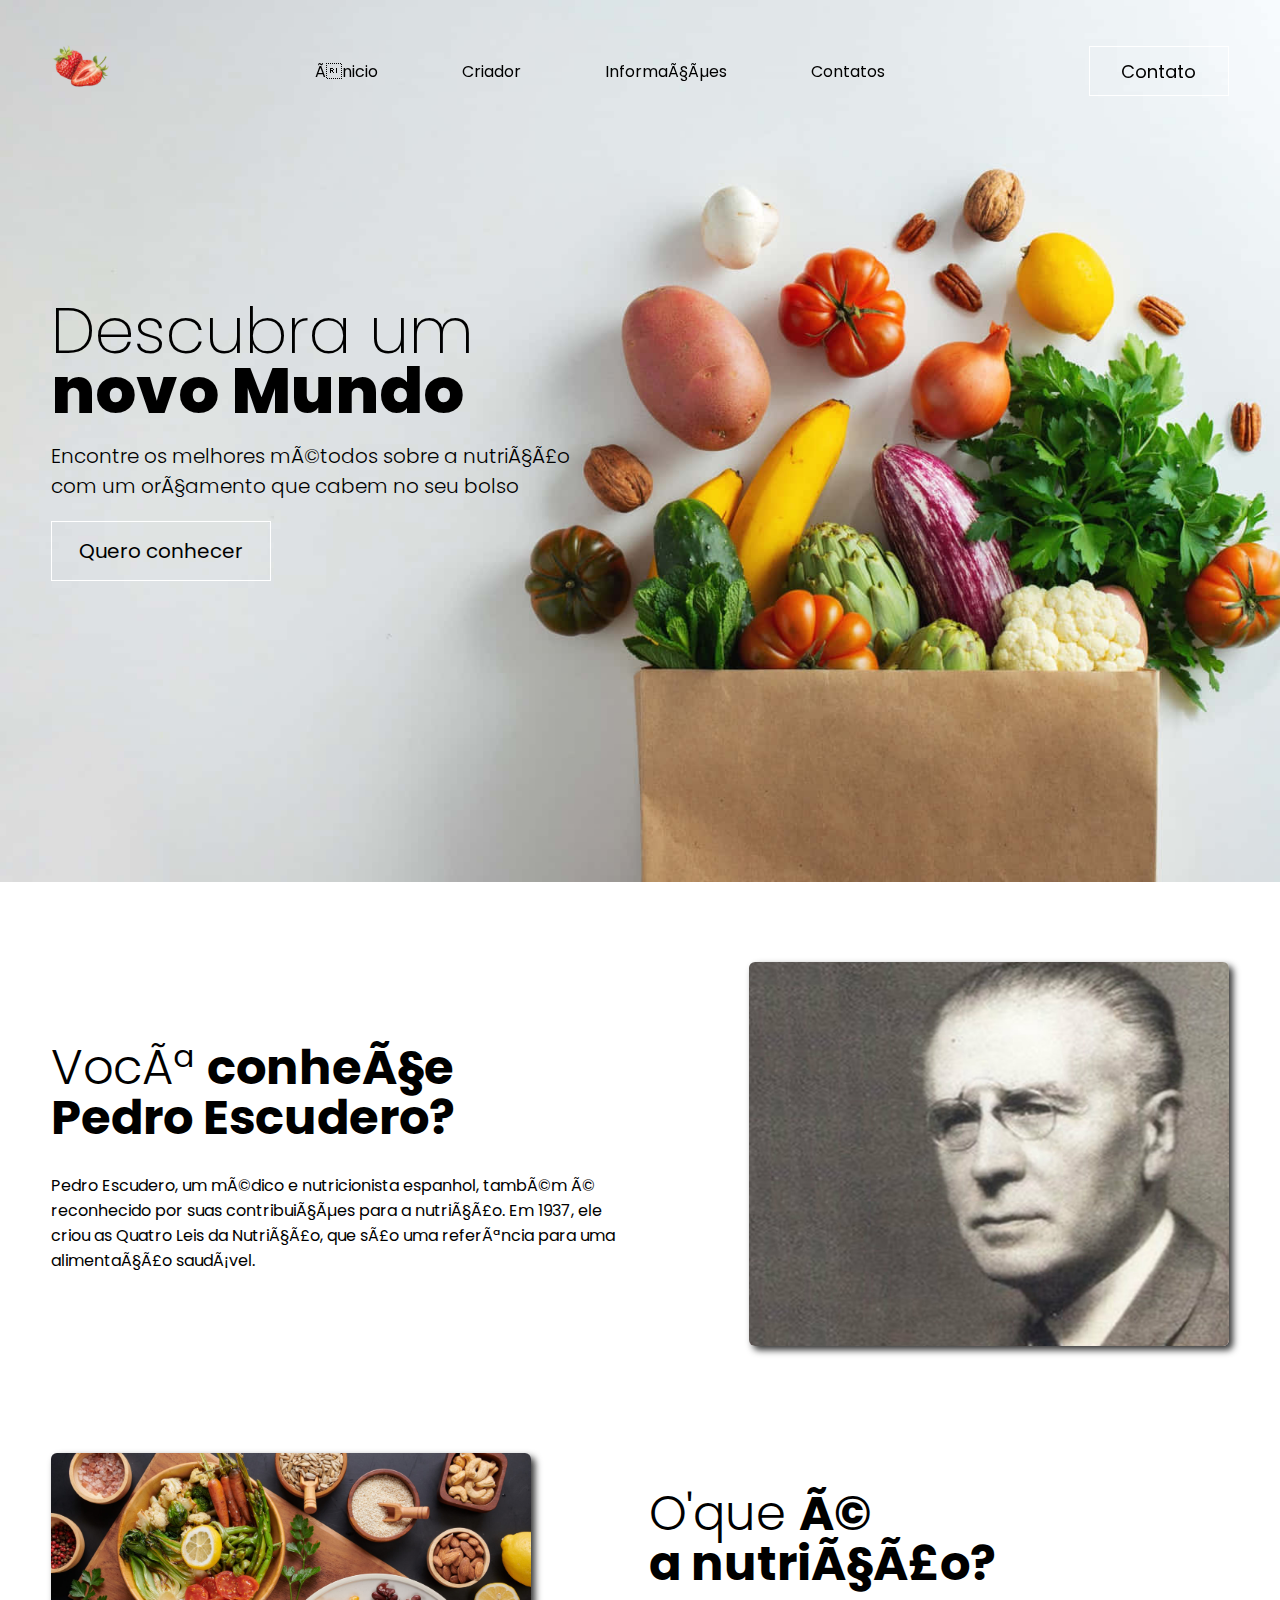
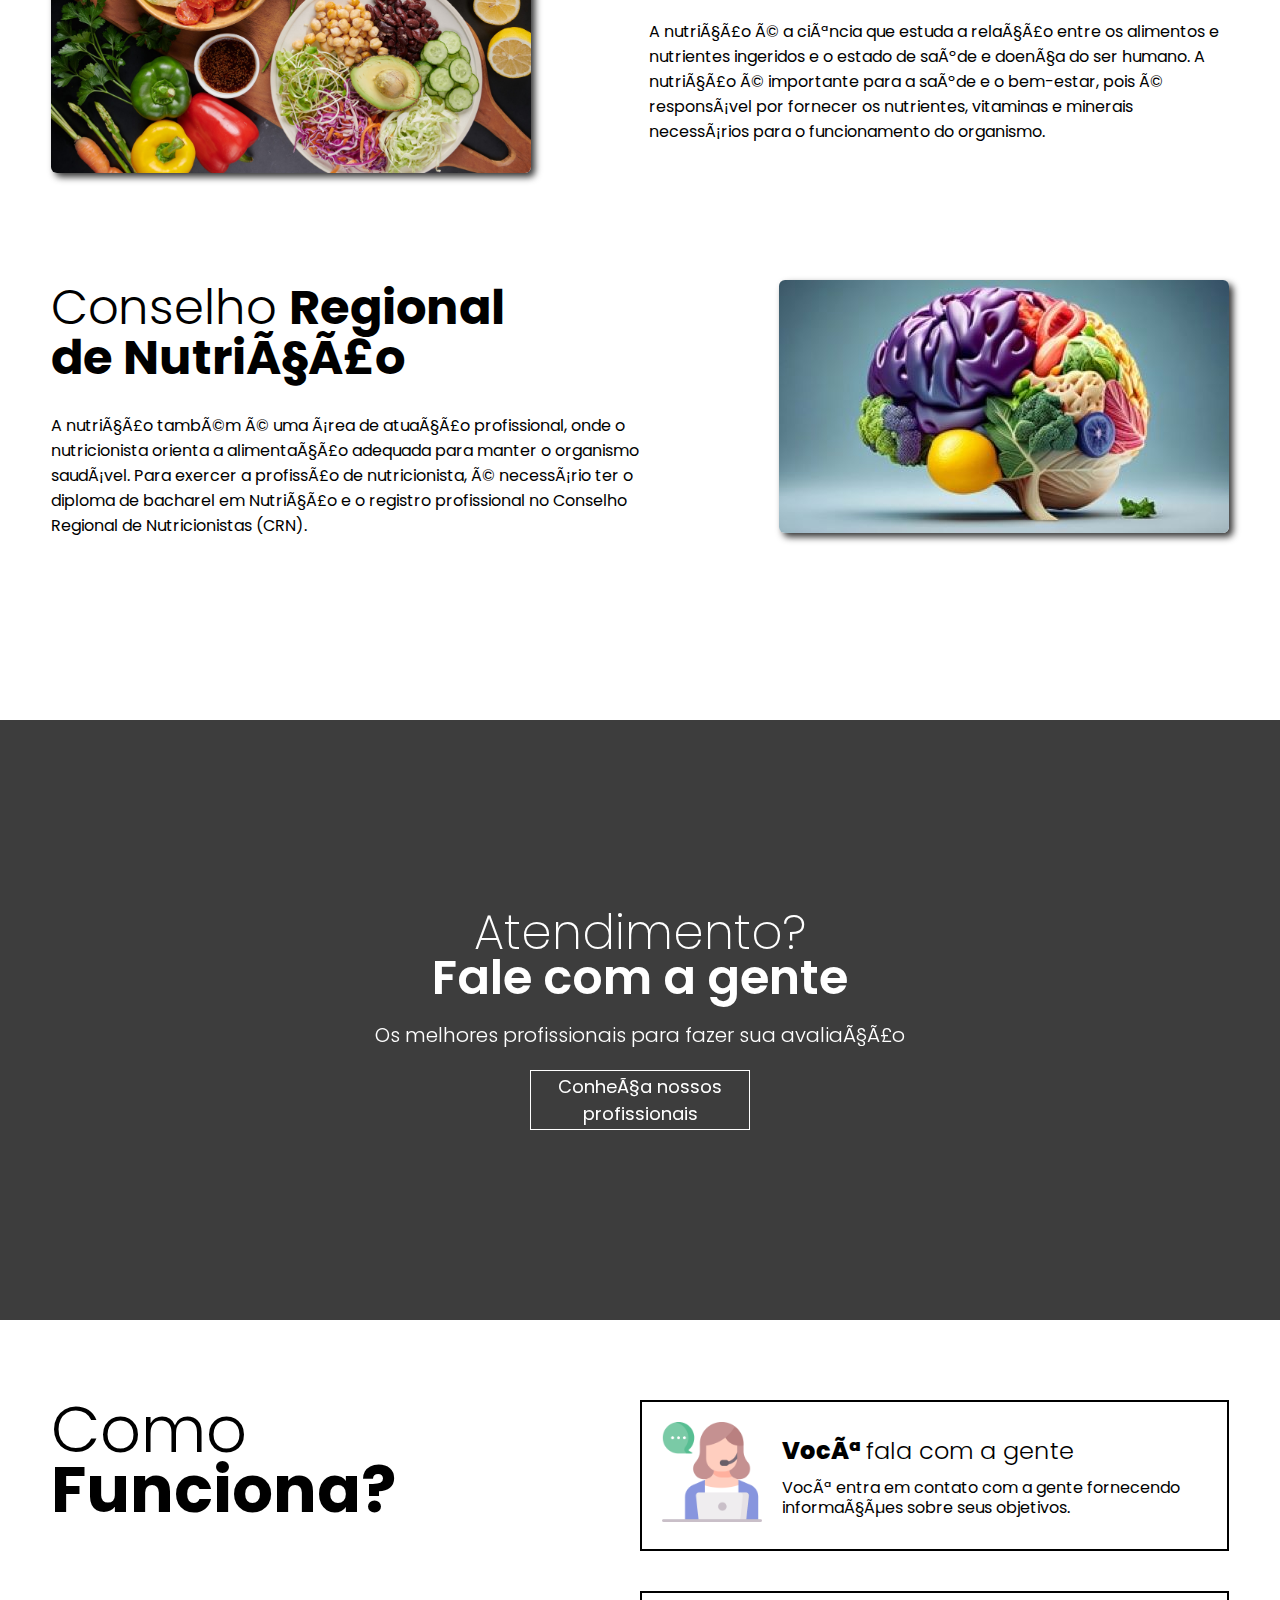
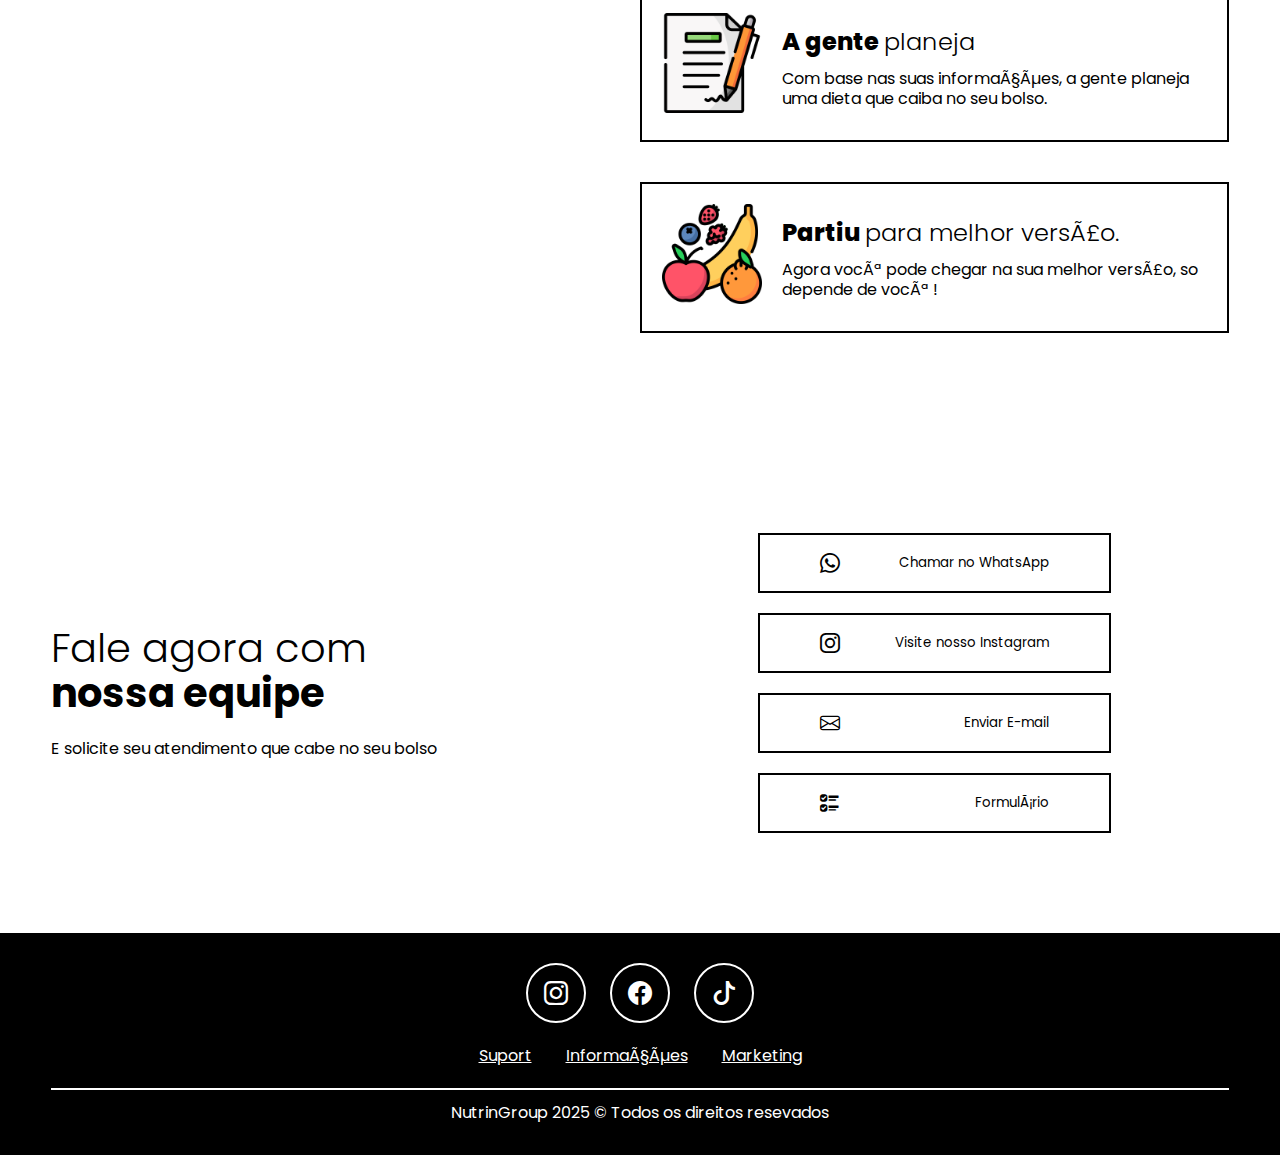
<file: index.html>
<!DOCTYPE html>
<html lang="pt-br">
<head>
    <meta charset="NEW-8">
    <meta name="viewport" content="width=device-width, initial-scale=1.0">
    <!-- GOOGLE FONTES-->

    <link rel="preconnect" href="https://fonts.googleapis.com">
    <link rel="preconnect" href="https://fonts.gstatic.com" crossorigin>
    <link href="https://fonts.googleapis.com/css2?family=Poppins:ital,wght@0,100;0,200;0,300;0,400;0,500;0,600;0,700;0,800;0,900;1,100;1,200;1,300;1,400;1,500;1,600;1,700;1,800;1,900&display=swap" rel="stylesheet">

    <!-- /GOOGLE FONTES-->

    <!--Bootsrap icons-->

    <link rel="stylesheet" href="https://cdn.jsdelivr.net/npm/bootstrap-icons@1.11.3/font/bootstrap-icons.min.css">

    <!--/Bootsrap icons-->

    <!-- link do css-->

    <link rel="stylesheet" href="newprojectcss.css">
    <link rel="stylesheet" href="responsive.css" media="screen">

    <!-- fim links do css-->

    <!-- Scripts de JS-->

    <script src="js/newprojectscript.js" defer></script>
    <script src="js/btn-menu-mob.js" defer></script>

    <!-- Fim Scripts de JS-->

    <title>NutrinG</title>
</head>
<body>
    
    <header id="header">
      <div  class="interface">

        <section class="logo">
            <img src="morango-logo-removebg-preview2 (2).png" alt="">
        </section>

        <section  class="menu-desktop">
            <nav>
                <ul>
                    <li><a href="#home">Ínicio</a></li>
                    <li><a href="#criador">Criador</a></li>
                    <li><a href="#informacoes">Informações</a></li>
                    <li><a href="#comunicacao">Contatos</a></li>
                </ul>
            </nav>
        </section>

        <section class="btn-contato">
            <a href="#">
                <button>Contato</button>
            </a>
        </section>

            <div class="btn-menu-mob" id="btn-menu-mob">
                <div class="line-menumob-1"></div>
                <div class="line-menumob-2"></div>
            </div>

            <section  class="menu-mobile" id="menu-mobile">
                <nav>
                    <ul>
                        <li><a href="#home">Ínicio</a></li>
                        <li><a href="#criador">Criador</a></li>
                        <li><a href="#informacoes">Informações</a></li>
                        <li><a href="#comunicacao">Contatos</a></li>
                    </ul>
                </nav>
            </section>

      </div>

    </header>

    <section id="home" class="hero-site">
        
        <div class="interface">

            <div class="txt-hero">

                <h1>Descubra um <span> novo Mundo</span></h1>
                <p>Encontre os melhores métodos sobre a nutrição <span> com um orçamento que cabem no seu bolso</span></p>

                <a href="#"><button>
                    Quero conhecer
                </button>
            </a>
            </div>

        </div>

    </section>

    
    <section id="criador" class="vantagens">
        <div class="interface">

            <article   class="itens-container">

                <div class="txt-itens">
                    <h3><span>Você </span>conheçe<br>Pedro Escudero?</h3>
                    <p>Pedro Escudero, um médico e nutricionista espanhol, também é reconhecido por suas contribuições para a nutrição. Em 1937, ele criou as Quatro Leis da Nutrição, que são uma referência para uma alimentação saudável.</p>
                </div>

                <div class="img-itens">
                    <img src="pedro2.jpg" alt="Pai da nutrição">
                </div>



            </article>

            <article class="itens-container">


                <div class="img-itens item-1">
                    <img src="legumesnutri.jpg" alt="mesa com legumes">
                </div>


                <div class="txt-itens item-2">
                    <h3><span>O'que </span>é<br>a nutrição?</h3>
                    <p>A nutrição é a ciência que estuda a relação entre os alimentos e nutrientes ingeridos e o estado de saúde e doença do ser humano. A nutrição é importante para a saúde e o bem-estar, pois é responsável por fornecer os nutrientes, vitaminas e minerais necessários para o funcionamento do organismo.</p>
                </div>

                

            </article>

            <article class="itens-container">

                <div class="txt-itens">
                    <h3><span>Conselho </span>Regional<br>de Nutrição</h3>
                    <p>A nutrição também é uma área de atuação profissional, onde o nutricionista orienta a alimentação adequada para manter o organismo saudável. Para exercer a profissão de nutricionista, é necessário ter o diploma de bacharel em Nutrição e o registro profissional no Conselho Regional de Nutricionistas (CRN).</p>
                </div>

                <div class="img-itens">
                    <img src="nutricaomental2.jpg" alt="cerebro de legumes">
                </div>



            </article>


        </div>
    </section>

    <section class="entrar-contato">
        <div class="interface">

            <h3>Atendimento? <span>Fale com a gente</span></h3>
            <p>Os melhores profissionais para fazer sua avaliação</p>
            <a href="#">
                <button>Conheça nossos profissionais</button>
            </a>
        </div>

        <div  class="overlay"></div>

    </section>


    <section id="informacoes" class="como-funciona">
        <div class="interface">

            <div  class="txt-funciona">
                <h3>Como <span>Funciona?</span></h3>
            </div>


            <div class="instrucoes">
                
            <article class="instru-box">

                <div img-instru-box>
                    <img src="customer-service.png" alt="atedimento ao cliente">

                </div>

                <div class="txt-instru-box">
                    <h4>Você <span>fala com a gente</span></h4>
                    <p>Você entra em contato com a gente fornecendo informações sobre seus objetivos.</p>
                </div>

            </article>

            <article class="instru-box">

                <div img-instru-box>
                    <img src="contract.png" alt="planejamento">

                </div>

                <div class="txt-instru-box">
                    <h4>A gente <span>planeja</span></h4>
                    <p>Com base nas suas informações, a gente planeja uma dieta que caiba no seu bolso.</p>
                </div>


            </article>

            <article class="instru-box">

                <div img-instru-box>
                    <img src="fruits.png" alt="viagem">

                </div>

                <div class="txt-instru-box">
                    <h4>Partiu <span>para melhor versão.</span></h4>
                    <p>Agora você pode chegar na sua melhor versão, so depende de você !</p>
                </div>

            </article>
       
            </div>

        </div>
    </section>

    <section id="comunicacao" class="contato">
        <div class="interface">

            <article class="txt-contato">
                <h3>Fale agora com <span>nossa equipe</span></h3>
                <p>E solicite seu atendimento que cabe no seu bolso</p>
            </article>


            <article class="icons-contato">
                <a href="#">
                    <button><i class="bi bi-whatsapp"></i> <p>
                        Chamar no WhatsApp
                    </p></button>
                </a>
                    <a href="https://www.instagram.com/allanmaax/" target="_blank">
                        <button><i class="bi bi-instagram"></i> <p>
                            Visite nosso Instagram
                        </p></button>
                    
                </a>
                <a href="https://mail.google.com/mail/u/0/#inbox" target="_blank">
                    <button><i class="bi bi-envelope"></i> <p>
                        Enviar E-mail
                    </p></button>
                </a>
                <a href="#">
                    <button><i class="bi bi-ui-checks"></i> <p>
                        Formulário
                    </p></button>
                </a>
            </article>





        </div>
    </section>

    <footer>
        <div class="interface">
            <section class="top-footer">

                <a href="#">
                    <button>
                        <i class="bi bi-instagram"></i>
                    </button>
                </a>
                
                <a href="#">
                    <button>
                        <i class="bi bi-facebook"></i>
                    </button>
                </a>
                
                <a href="#">
                    <button>
                        <i class="bi bi-tiktok"></i>
                    </button>
                </a>

            </section>

            <section class="middle-footer">
                <a href="#">Suport</a>
                <a href="#">Informações</a>
                <a href="#">Marketing</a>
            </section>

            <section class="bottom-footer">
                <p>NutrinGroup 2025 &copy; Todos os direitos resevados</p>
            </section>







        </div>
    </footer>

</body>
</html>
</file>
<file: newprojectcss.css>
@charset "NEW-8";

*{
    padding: 0;
    margin: 0;
    box-sizing: border-box;
    font-family: "Poppins",sans-serif;
}

body{
    background-color: #fff;
}

html{
    scroll-behavior: smooth;
}

.interface{
    max-width: 1280px;
    margin: 0 auto;
    padding: 0 4%;
}

header .btn-contato button, .hero-site button, .entrar-contato button{
    
    font-size: 18px;
    background-color: transparent;
    border: 1px solid white;
    color: #000;
    cursor: pointer;
    transition: 0.5s;
}

header .btn-contato button:hover, .hero-site button:hover, .entrar-contato button:hover{
    background-color: #000;
    color: #fff;
}

/* Estilo do HEADER */

header{
    width: 100%;
    padding: 40px 0;
    position: fixed;
    top: 0;
    left: 0;

    transition: 0.5s;
    z-index: 999999999999999999999999;
}

header .interface{
    display: flex;
    justify-content: space-between;
    align-items: center;
}

header .logo img{
    max-width: 60px;
}

/* Estilo do menu dinâmico */

header.rolar{
    background-color: #ffffff;
    padding: 15px 0;
    box-shadow: 0 0 12px #00000060;
    
}

 /* header.rolar .menu-desktop nav ul li a{
    color: #fff;
}  */

header.rolar .btn-contato button{
    border: 1px solid #000;
}

/* fim do menu dinâmico */

header .menu-desktop nav ul{
    list-style-type: none;
}

header .menu-desktop nav ul li{
    display: inline-block;
    margin: 0 40px;
}

header .menu-desktop nav ul li a{
    color: #000;
    text-decoration: none;
    position: relative;
    
}

.menu-desktop nav a::after{
    content: " ";
    width: 0%;
    height: 2px;
    background-color: #000;
    position: absolute;
    bottom: 0;
    left: 0;
    transition: 0.3s ease-in-out;
}

.menu-desktop nav a:hover::after{
    width: 100%;
}

header .btn-contato button{
    width: 140px;
    height: 50px;
}

/* Estilo do botão do menu mobile  */

header .btn-menu-mob{
    display: none;
    position: relative;
    z-index: 9999999999999999999;
}

header .btn-menu-mob div{
    background-color: #000;
    height: 3px;
    margin: 10px 0;
    transition: .2s;
}

header .btn-menu-mob .line-menumob-1{
    width: 30px;
}

header .btn-menu-mob .line-menumob-2{
    width: 20px;
}


header.rolar .btn-menu-mob div{
    background-color: #000;
}

header .btn-menu-mob .line-menumob-1.ativo1{
    transform: rotate(45deg) translate(30%);
    background-color: #fff;
}

header .btn-menu-mob .line-menumob-2.ativo2{
    transform: rotate(-45deg) translate(30%);
    width: 30px;
    background-color: #fff;
}

/* fim do botão do menu mobile */

/* ESTILO DO MENU MOBILE */

header .menu-mobile{
    width: 0%;
    height: 0vh;
    background-color: black;
    position: absolute;
    top: 0;
    right: 0;

    display: flex;
    align-items: center;
    justify-content: center;
    text-align: center;

    overflow: hidden;
    transition: .5s;
}

header .menu-mobile nav{
    width: 100%;
}


header .menu-mobile nav ul{
    list-style-type: none;
}

header .menu-mobile nav a{
    font-size: 24px;
    text-decoration: none;
    color: #fff;
    padding: 20px 0;
    display: block;
    transition: .5s;
}

header .menu-mobile nav a:hover{
    background-color: #fff;
    color: #000;
    box-shadow: 0 0 20px #fff;
}

header .menu-mobile.abrir{
    width: 100%;
    height: 100vh;
}


body.no-overflow{
    overflow: hidden;
}



/* FIM DO MENU MOBILE */

/* estilo do hero */

section.hero-site{
    height: 98vh;
    background-image: url(interface6.jpg);
    background-repeat: no-repeat;
    background-size: cover;
    background-position: center;
    color: #000;
}

.hero-site .interface{
    display:flex;
    align-items: center;
    height: 100%;
}

.hero-site .txt-hero h1{
    font-size: 4em;
    line-height: 60px;
    font-weight: 200;
}

.hero-site .txt-hero h1 span{
    display: block;
    font-weight: 800;
}

.hero-site .txt-hero p{
    font-size: 20px;
    font-weight: 300;
    margin: 20px 0;
}

.hero-site .txt-hero p span{
    display: block;
    font-weight: 300;
}

.hero-site button{
    width: 220px;
    height: 60px;
    font-size: 20px;
}
/* Estilos das vantagens */

section.vantagens{
    padding: 80px 0;
}

.vantagens .itens-container{
    display: flex;
    align-items: center;
    justify-content: space-between;
    gap: 10%;
    margin-bottom: 100px;
}

.vantagens .itens-container .img-itens img{
    max-width: 480px;
    border-radius: 6px;
    box-shadow: 4px 4px 7px rgba(0, 0, 0, 0.795);
}

.vantagens .itens-container .txt-itens h3{
    font-size: 3em;
    line-height: 50px;
    margin-bottom: 30px;
}

.itens-container .txt-itens h3 span{
    font-weight: 300;
}

/* Estilos do botões de contato */

section.contato{
    background-color: #fff;
    padding: 80px 0;
}

.txt-contato, .icons-contato{
    display: inline-block;
    width: 50%;
    margin-right: -4px;
    vertical-align: middle;
} 

.contato .txt-contato h3{
    font-size: 2.5em;
    line-height: 45px;
    font-weight: 300;
    margin-bottom: 20px;
}

.contato .txt-contato h3 span{
    display: block;
    font-weight: 700;
}

.contato .icons-contato a{
    text-decoration: none;
}

.contato .icons-contato button{
    display: flex;
    align-items: center;
    justify-content: space-between;


    width: 60%;
    height: 60px;
    margin: 0 auto 20px auto;
    padding: 0 60px;

    background-color: transparent;
    border: 2px solid #000;
    cursor: pointer;
    
    transition: 0.5s;
}

.contato .icons-contato button i{
    font-size: 20px;
}

.contato .icons-contato button:hover{
    background-color: #000;
}

.contato .icons-contato button:hover i, .contato .icons-contato button:hover p{
    color: #fff;

}

/* Estilo da sessão contatos */

section.entrar-contato{
    height: 600px;
    background-image: url(fotoparalax.jpg);
    background-position: center;
    background-size: cover;
    background-repeat: no-repeat;

    position: relative;
    color: #fff;
    text-align: center;

    background-attachment: fixed;
}
/* > editar apenas oque ta no codigo (overlay) */
.entrar-contato > .overlay{
    position: absolute;
    top: 0;
    left: 0;
    background-color: #000000c2;
    width: 100%;
    height: 100%;
    z-index: 1;
}


.entrar-contato > .interface{
    display: flex;
    align-items: center;
    justify-content: center;
    flex-direction: column;
    height: 100%;
    z-index: 2;
    position: relative;
}

.entrar-contato h3{
    font-size: 3em;
    line-height: 45px;
    font-weight: 200;
}

.entrar-contato h3 span{
    display: block;
    font-weight: 600;
}

.entrar-contato p{
    margin: 20px 0;
    font-size: 20px;
    font-weight: 300;
}

.entrar-contato button{
    width: 220px;
    height: 60px;
    background-color: transparent;
    color: #fff;

}

/* Estilo da sessão como funciona */


section.como-funciona{
    padding: 80px 0;
}

.txt-funciona, .instrucoes{
    display: inline-block;
    width: 50%;
    margin-right: -4px;
    vertical-align: top;
}

.como-funciona .txt-funciona{
    position: sticky;
    top: 50%;
    padding-bottom: 30px;
}

.como-funciona .txt-funciona h3{
    font-size: 4em;
    line-height: 60px;
    font-weight: 300;
}

.como-funciona .txt-funciona h3 span{
    display: block;
    font-weight: 700;
}

.instrucoes .instru-box{
    display: flex;
    align-items: center;
    gap: 20px;

    margin-bottom: 40px;
    border: 2px solid #000;
    padding: 20px;
}

.instrucoes .instru-box img{
    max-width: 100px;
}

.instrucoes .instru-box h4{
    font-size: 1.5em;
    font-weight: 800;
    margin-bottom: 10px;
}

.instrucoes .instru-box span{
    font-weight: 300;
}

.instrucoes .instru-box p{
    line-height: 20px;
}

/* Estilo do rodapé */

footer{
    background-color: black;
    width: 100%;
    text-align: center;
    padding: 30px 0;
    
    
}

footer .top-footer a{
    text-decoration: none;
}

footer .top-footer button{
    width: 60px;
    height: 60px;
    border-radius: 50%;
    border: 2px solid white;
    background-color: transparent;
    color: #fff;
    font-size: 24px;
    cursor: pointer;
    margin: 0 10px;
    transition: 0.5s;

    
}

footer .top-footer button:hover{
    background-color: #fff;
    color: black;
}

footer .middle-footer{
    margin: 20px 0;
}

footer .middle-footer a{
    color: #fff;
    margin: 0 15px;
}

footer .bottom-footer{
    border-top: 2px solid #fff;
}

footer .bottom-footer p{
    color: #fff;
    margin-top: 10px;
}
</file>
<file: responsive.css>
@charset "NEW-8";

@media screen and (max-width: 900px){
    header .menu-desktop, header .btn-contato{
        display: none;
    }

    header .btn-menu-mob{
        display: block;
    }


}

@media screen and (max-width: 861px){
    /* responsivo da hero */

    .hero-site .txt-hero h1{
        font-size: 2.6em;
        line-height: 40px;
    }
        
    .hero-site .txt-hero p{
        font-size: 14px;
    }
    
    .hero-site .txt-hero p span{
        display: inline;
    }
    
    .hero-site button{
        font-size: 18px;
    }

    /* responsivo das vantagens */
    .vantagens .itens-container{
        flex-direction: column;
    }
    
    .vantagens .itens-container .img-itens img{
        width: 100%;
        border-radius: 6px;
        box-shadow: 4px 4px 7px rgba(0, 0, 0, 0.795);
    }

    .vantagens .itens-container .txt-itens p{
        margin-bottom: 20px;
    }
    
    .vantagens .itens-container .item-1{
        order: 1;
    }

    .vantagens .itens-container .item-2{
        order: 0;
    }

    /*  */
    .txt-contato, .icons-contato{
        display: block;
        width: 100%;
    } 
    
    .contato .txt-contato h3{
        font-size: 2em;
        line-height: 40px;
    }
        
    .contato .txt-contato p{
        margin-bottom: 20px;
    }

    .contato .icons-contato button{
        width: 100%;
    }

    /*           */
     
    .entrar-contato h3{
        font-size: 2.2em;
        line-height: 40px;

    }
    
    .entrar-contato p{
        margin: 20px 0;
        font-size: 16px;

    }

    /*              */
    
    .txt-funciona, .instrucoes{
        display: block;
        width: 100%;
    }
    
    .como-funciona .txt-funciona{
        position: static;
    }
    
    .como-funciona .txt-funciona h3{
        font-size: 3em;
        line-height: 50px;
    }
        
    .instrucoes .instru-box{
        flex-direction: column;
        text-align: center;
    }
    
    .instrucoes .instru-box img{
        max-width: 100px;
    }
    

    /* Estilo do rodapé */

    footer .middle-footer a{
        margin: 15 0px;

        display: block;
    }

    footer .bottom-footer p{
        font-size: 14px;
    }




}
</file>
